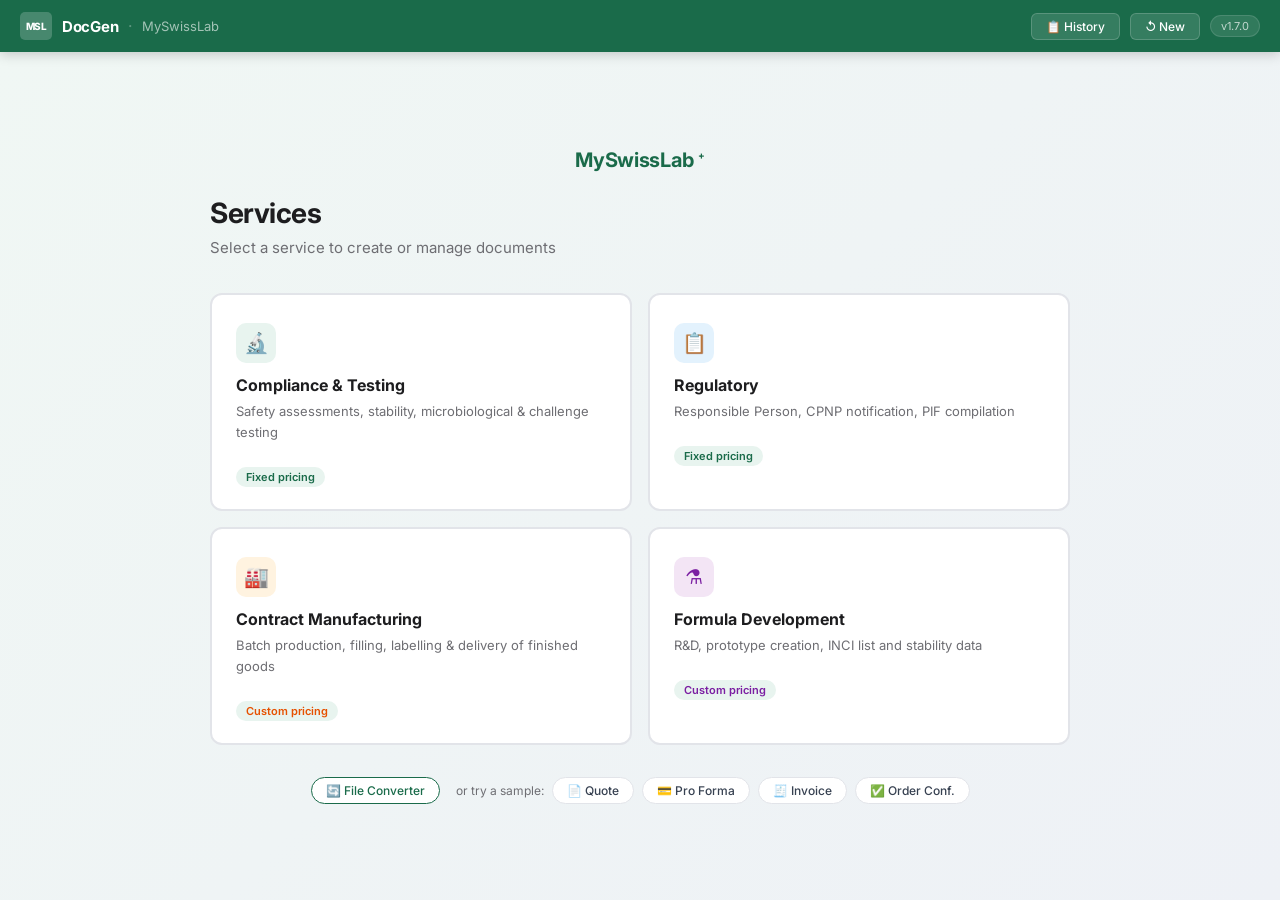
<file: index.html>
<!DOCTYPE html>
<html lang="en">
<head>
<meta charset="UTF-8">
<meta name="viewport" content="width=device-width, initial-scale=1.0">
<title>DocGen — MySwissLab</title>
<link href="https://fonts.googleapis.com/css2?family=Inter:wght@300;400;500;600;700;800&display=swap" rel="stylesheet">
<link rel="stylesheet" href="styles.css">
</head>
<body>

<!-- ═══ TOP NAV ═══════════════════════════════════════ -->
<nav class="nav">
  <div class="nav-left">
    <div class="nav-logo">MSL</div>
    <span class="nav-title">DocGen</span>
    <span class="nav-dot">·</span>
    <span class="nav-sub">MySwissLab</span>
  </div>
  <div class="nav-right">
    <button class="nav-btn" id="btnHistory" onclick="toggleHistory()" title="Document history">📋 History <span class="history-count" id="historyCount"></span></button>
    <button class="nav-btn" id="btnReset" onclick="resetApp()" title="Start over">↺ New</button>
    <span class="nav-badge" id="appVersion">v1.7.0</span>
  </div>
</nav>

<!-- ═══ HISTORY PANEL ═════════════════════════════════ -->
<div class="history-overlay hidden" id="historyOverlay" onclick="toggleHistory()">
  <div class="history-panel" onclick="event.stopPropagation()">
    <div class="history-header">
      <span class="history-title">Document History</span>
      <button class="history-close" onclick="toggleHistory()">✕</button>
    </div>
    <div class="history-body" id="historyBody">
      <div class="history-empty">No documents yet. Create or convert a document to see it here.</div>
    </div>
  </div>
</div>

<!-- ═══ MAIN LAYOUT ═══════════════════════════════════ -->
<div class="app" id="app">

  <!-- ── SERVICE SELECTOR (start screen) ─────────────── -->
  <div class="start-screen" id="startScreen">
    <div class="start-inner">
      <!-- Step 1: Service Selection -->
      <div id="serviceStep">
        <div class="start-logo">MySwissLab <span class="start-logo-plus">+</span></div>
        <h1 class="start-title">Services</h1>
        <p class="start-sub">Select a service to create or manage documents</p>

        <div class="mode-cards">
          <div class="mode-card svc-card" onclick="selectService('testing', this)">
            <div class="svc-icon" style="background:#E8F4EF;color:#1a6b4a;">🔬</div>
            <div class="mode-label">Compliance & Testing</div>
            <div class="mode-desc">Safety assessments, stability, microbiological & challenge testing</div>
            <div class="svc-pricing">Fixed pricing</div>
          </div>
          <div class="mode-card svc-card" onclick="selectService('regulatory', this)">
            <div class="svc-icon" style="background:#E3F2FD;color:#1565c0;">📋</div>
            <div class="mode-label">Regulatory</div>
            <div class="mode-desc">Responsible Person, CPNP notification, PIF compilation</div>
            <div class="svc-pricing">Fixed pricing</div>
          </div>
          <div class="mode-card svc-card" onclick="selectService('manufacturing', this)">
            <div class="svc-icon" style="background:#FFF3E0;color:#e65100;">🏭</div>
            <div class="mode-label">Contract Manufacturing</div>
            <div class="mode-desc">Batch production, filling, labelling & delivery of finished goods</div>
            <div class="svc-pricing" style="color:#e65100;">Custom pricing</div>
          </div>
          <div class="mode-card svc-card" onclick="selectService('formulation', this)">
            <div class="svc-icon" style="background:#F3E5F5;color:#7b1fa2;">⚗️</div>
            <div class="mode-label">Formula Development</div>
            <div class="mode-desc">R&D, prototype creation, INCI list and stability data</div>
            <div class="svc-pricing" style="color:#7b1fa2;">Custom pricing</div>
          </div>
        </div>

        <div class="start-samples" style="margin-top:24px;">
          <button class="sample-chip" onclick="activateMode('converter')" style="border-color:var(--primary);color:var(--primary);">🔄 File Converter</button>
          <span class="start-samples-label" style="margin-left:8px;">or try a sample:</span>
          <button class="sample-chip" onclick="loadSample('quote')">📄 Quote</button>
          <button class="sample-chip" onclick="loadSample('proforma')">💳 Pro Forma</button>
          <button class="sample-chip" onclick="loadSample('invoice')">🧾 Invoice</button>
          <button class="sample-chip" onclick="loadSample('order_confirmation')">✅ Order Conf.</button>
        </div>
      </div>

      <!-- Step 2: Document Type Selection -->
      <div id="docTypeStep" class="hidden">
        <button class="back-link" onclick="backToServices()">← Back to Services</button>
        <div class="svc-badge-row"><span class="svc-badge" id="docTypeServiceBadge"></span></div>
        <h1 class="start-title">Select document type</h1>
        <p class="start-sub">Create a new document or view existing ones</p>

        <div class="doc-type-list">
          <div class="doc-type-row" onclick="selectDocTypeAndProceed('quote')">
            <div class="doc-type-icon" style="background:#E8F4EF;color:#1a6b4a;">📄</div>
            <div class="doc-type-info">
              <div class="doc-type-name">Quotation</div>
              <div class="doc-type-desc">Price quote before order confirmation</div>
            </div>
          </div>
          <div class="doc-type-row" onclick="selectDocTypeAndProceed('proforma')">
            <div class="doc-type-icon" style="background:#EDE7F6;color:#5a3e8a;">💳</div>
            <div class="doc-type-info">
              <div class="doc-type-name">Proforma Invoice</div>
              <div class="doc-type-desc">Preliminary invoice for advance payment</div>
            </div>
          </div>
          <div class="doc-type-row" onclick="selectDocTypeAndProceed('invoice')">
            <div class="doc-type-icon" style="background:#FCE8E8;color:#8a3e3e;">🧾</div>
            <div class="doc-type-info">
              <div class="doc-type-name">Commercial Invoice</div>
              <div class="doc-type-desc">Official invoice at service completion</div>
            </div>
          </div>
          <div class="doc-type-row" onclick="selectDocTypeAndProceed('order_confirmation')">
            <div class="doc-type-icon" style="background:#E3F2FD;color:#1565c0;">✅</div>
            <div class="doc-type-info">
              <div class="doc-type-name">Order Confirmation</div>
              <div class="doc-type-desc">Confirmed order with next steps</div>
            </div>
          </div>
        </div>
      </div>

      <!-- Step 3 removed — doc type selection goes directly to the form -->
      <div id="modeStep" class="hidden"></div>
    </div>
  </div>

  <!-- ── DRAG & DROP MODE ─────────────────────────── -->
  <div class="workspace hidden" id="dragdropMode">
    <div class="left-panel">
      <div class="panel-scroll">

        <!-- Drop Zone -->
        <div class="section">
          <div class="section-label">Drop Your File</div>
          <div class="drop-zone" id="dropZone">
            <div class="drop-icon" id="dropIcon">📂</div>
            <div class="drop-title" id="dropTitle">Drag .md file here</div>
            <div class="drop-sub" id="dropSub">or click to browse</div>
          </div>
          <input type="file" id="fileInput" accept=".md,.txt,.markdown" style="display:none" onchange="handleFile(event)">

          <!-- Context field -->
          <div class="context-box">
            <label class="field-label-sm">Additional context (optional)</label>
            <textarea class="textarea-sm" id="contextField" placeholder="e.g. 'Use formal tone, include 2 revision rounds, valid for 2 weeks'"></textarea>
          </div>
        </div>

        <!-- Detected type + fields (hidden initially) -->
        <div class="section hidden" id="ddFieldsSection">
          <div class="type-row">
            <span class="type-badge" id="ddTypeBadge">—</span>
            <span class="ai-pill">🤖 AI-detected</span>
          </div>
          <div class="section-label">Editable Fields</div>
          <div id="ddFieldsContainer"></div>
          <button class="btn btn-primary btn-full" onclick="generatePreview()">📄 Generate Preview</button>
        </div>

      </div>
    </div>
    <div class="right-panel" id="ddPreviewPanel">
      <div class="preview-bar hidden" id="ddPreviewBar">
        <span class="preview-bar-title" id="ddPreviewTitle">Preview</span>
        <button class="btn btn-outline btn-sm" onclick="downloadDocumentPdf()">↓ Download PDF</button>
        <button class="btn btn-secondary btn-sm" onclick="downloadDocument()">↓ HTML</button>
      </div>
      <div class="doc-card" id="ddDocCard">
        <div class="empty-state">
          <div class="empty-icon">📄</div>
          <div class="empty-title">Drop a file to begin</div>
          <div class="empty-sub">Your document preview will appear here.</div>
        </div>
      </div>
    </div>
  </div>

  <!-- ── CONVERTER MODE ────────────────────────────── -->
  <div class="workspace hidden" id="converterMode">
    <div class="left-panel">
      <div class="panel-scroll">

        <!-- Conversion direction selector -->
        <div class="section">
          <div class="section-label">Conversion Type</div>
          <div class="conv-type-grid">
            <div class="conv-type-option selected" onclick="selectConvType('md2pdf', this)">
              <div class="conv-type-icon">📄</div>
              <div class="conv-type-name">MD → PDF</div>
            </div>
            <div class="conv-type-option" onclick="selectConvType('pdf2md', this)">
              <div class="conv-type-icon">📝</div>
              <div class="conv-type-name">PDF → MD</div>
            </div>
            <div class="conv-type-option" onclick="selectConvType('md2txt', this)">
              <div class="conv-type-icon">📃</div>
              <div class="conv-type-name">MD → TXT</div>
            </div>
            <div class="conv-type-option" onclick="selectConvType('html2pdf', this)">
              <div class="conv-type-icon">🌐</div>
              <div class="conv-type-name">HTML → PDF</div>
            </div>
          </div>
        </div>

        <!-- File drop zone -->
        <div class="section">
          <div class="section-label">Drop Your File</div>
          <div class="drop-zone" id="convDropZone">
            <div class="drop-icon" id="convDropIcon">📂</div>
            <div class="drop-title" id="convDropTitle">Drag .md file here</div>
            <div class="drop-sub" id="convDropSub">or click to browse</div>
          </div>
          <input type="file" id="convFileInput" accept=".md,.txt,.markdown,.pdf,.html,.htm" style="display:none" onchange="handleConvFile(event)">
        </div>

        <!-- Convert button + info -->
        <div class="section" id="convActionSection" style="display:none;">
          <div class="conv-file-info" id="convFileInfo"></div>
          <button class="btn btn-primary btn-full" id="convBtn" onclick="runConversion()">🔄 Convert & Preview</button>
        </div>

      </div>
    </div>
    <div class="right-panel" id="convPreviewPanel">
      <div class="preview-bar hidden" id="convPreviewBar">
        <span class="preview-bar-title" id="convPreviewTitle">Preview</span>
        <button class="btn btn-outline btn-sm" onclick="downloadConversion()">↓ Download</button>
      </div>
      <div class="doc-card" id="convDocCard">
        <div class="empty-state">
          <div class="empty-icon">🔄</div>
          <div class="empty-title">Drop a file to convert</div>
          <div class="empty-sub">Choose a conversion type on the left, then drop your file.</div>
        </div>
      </div>
    </div>
  </div>

  <!-- ── WIZARD MODE ──────────────────────────────── -->
  <div class="workspace hidden" id="wizardMode">
    <div class="left-panel">
      <div class="panel-scroll">

        <!-- Wizard steps -->
        <div class="section" id="wizardContainer">
          <!-- Steps are injected dynamically -->
        </div>

      </div>
    </div>
    <div class="right-panel" id="wizPreviewPanel">
      <div class="preview-bar hidden" id="wizPreviewBar">
        <span class="preview-bar-title" id="wizPreviewTitle">Preview</span>
        <button class="btn btn-outline btn-sm" onclick="downloadDocumentPdf()">↓ Download PDF</button>
        <button class="btn btn-secondary btn-sm" onclick="downloadDocument()">↓ HTML</button>
      </div>
      <div class="doc-card" id="wizDocCard">
        <div class="empty-state">
          <div class="empty-icon">💬</div>
          <div class="empty-title">Answer the questions to build your document</div>
          <div class="empty-sub">A live preview will appear as you provide details.</div>
        </div>
      </div>
    </div>
  </div>

</div>

<script src="engine.js"></script>
<script src="quote-template-data.js"></script>
<script src="proforma-template-data.js"></script>
<script src="invoice-template-data.js"></script>
<script src="orderconf-template-data.js"></script>
<script src="templates.js"></script>
<script src="app.js"></script>
</body>
</html>
</file>
<file: styles.css>
/* ═══════════════════════════════════════════════════
   DocGen — MySwissLab · Global Styles
   ═══════════════════════════════════════════════════ */

:root {
  --primary: #1a6b4a;
  --primary-hover: #15573c;
  --primary-light: #e8f4ef;
  --accent: #5a3e8a;
  --accent-hover: #4a3275;
  --bg: #F2F3F5;
  --white: #FFFFFF;
  --text: #1d1d1f;
  --text-secondary: #374151;
  --muted: #6e6e73;
  --border: #E2E4E9;
  --border-hover: #C7CAD0;
  --success: #1a6b4a;
  --success-bg: #e8f4ef;
  --warning-bg: #FFF8E1;
  --nav-h: 52px;
  --radius: 8px;
  --radius-sm: 6px;
  --shadow-sm: 0 1px 3px rgba(0,0,0,0.06);
  --shadow-md: 0 4px 16px rgba(0,0,0,0.08);
  --shadow-lg: 0 8px 30px rgba(0,0,0,0.10);
  --transition: 0.18s ease;
}

* { box-sizing: border-box; margin: 0; padding: 0; }
html, body { height: 100%; overflow: hidden; }
body {
  font-family: 'Inter', -apple-system, system-ui, sans-serif;
  background: var(--bg);
  color: var(--text);
}

.hidden { display: none !important; }

/* ── Nav ───────────────────────────────────────── */
.nav {
  position: fixed;
  top: 0; left: 0; right: 0;
  height: var(--nav-h);
  background: #1a6b4a;
  display: flex;
  align-items: center;
  justify-content: space-between;
  padding: 0 20px;
  box-shadow: 0 2px 12px rgba(0,0,0,0.2);
  z-index: 100;
}
.nav-left, .nav-right { display: flex; align-items: center; gap: 10px; }
.nav-logo {
  width: 32px; height: 28px;
  background: rgba(255,255,255,0.2); border-radius: 5px;
  display: flex; align-items: center; justify-content: center;
  font-size: 10px; font-weight: 800; color: white; letter-spacing: -0.5px;
}
.nav-title { color: white; font-size: 15px; font-weight: 700; letter-spacing: -0.3px; }
.nav-dot { color: rgba(255,255,255,0.3); }
.nav-sub { color: rgba(255,255,255,0.6); font-size: 13px; }
.nav-badge {
  background: rgba(255,255,255,0.1);
  color: rgba(255,255,255,0.7);
  font-size: 11px; padding: 3px 10px;
  border-radius: 20px;
  border: 1px solid rgba(255,255,255,0.12);
}
.nav-btn {
  background: rgba(255,255,255,0.12);
  color: white; border: 1px solid rgba(255,255,255,0.18);
  padding: 5px 14px; border-radius: 6px;
  font-size: 12px; font-weight: 500; cursor: pointer;
  font-family: inherit; transition: var(--transition);
}
.nav-btn:hover { background: rgba(255,255,255,0.22); }

/* ── App Container ─────────────────────────────── */
.app {
  position: fixed;
  top: var(--nav-h);
  left: 0;
  right: 0;
  bottom: 0;
  overflow: hidden;
}

/* ── Start Screen ──────────────────────────────── */
.start-screen {
  position: absolute;
  top: 0; left: 0; right: 0; bottom: 0;
  display: flex;
  align-items: center;
  justify-content: center;
  padding: 40px;
  overflow-y: auto;
  background: linear-gradient(135deg, #f0f7f4 0%, #eef1f6 100%);
}
.start-inner { max-width: 860px; text-align: center; }
.start-logo {
  font-size: 20px; font-weight: 700; color: var(--primary);
  margin-bottom: 24px; letter-spacing: -0.3px;
}
.start-logo-plus { font-size: 10px; color: var(--primary); vertical-align: super; }
.start-title {
  font-size: 28px; font-weight: 700; color: var(--text);
  letter-spacing: -0.5px; margin-bottom: 8px; text-align: left;
}
.start-sub { font-size: 15px; color: var(--muted); margin-bottom: 36px; text-align: left; }
.back-link {
  display: inline-block; font-size: 13px; color: var(--primary);
  cursor: pointer; margin-bottom: 20px; border: none; background: none;
  font-family: inherit; font-weight: 500; text-align: left;
}
.back-link:hover { text-decoration: underline; }

/* Service cards */
.svc-card { position: relative; }
.svc-icon {
  width: 40px; height: 40px; border-radius: 10px;
  display: flex; align-items: center; justify-content: center;
  font-size: 20px; margin-bottom: 12px;
}
.svc-pricing {
  font-size: 11px; font-weight: 600; color: var(--primary);
  background: var(--primary-light); padding: 3px 10px;
  border-radius: 12px; display: inline-block; margin-top: 10px;
}
.svc-card:hover .svc-pricing { background: var(--primary); color: white; }

/* Service badge */
.svc-badge-row { text-align: left; margin-bottom: 16px; display: flex; gap: 8px; }
.svc-badge {
  font-size: 11px; font-weight: 600; padding: 4px 12px;
  border-radius: 16px; background: var(--primary-light); color: var(--primary);
  display: inline-flex; align-items: center; gap: 5px;
}
.svc-badge-type { background: #F0F0F0; color: var(--text); }

/* Document type list */
.doc-type-list { display: flex; flex-direction: column; gap: 10px; text-align: left; }
.doc-type-row {
  display: flex; align-items: center; gap: 14px;
  background: white; border: 2px solid var(--border);
  border-radius: 12px; padding: 16px 20px;
  cursor: pointer; transition: all 0.2s;
}
.doc-type-row:hover {
  border-color: var(--primary);
  box-shadow: 0 4px 16px rgba(26,107,74,0.1);
  transform: translateX(4px);
}
.doc-type-icon {
  width: 42px; height: 42px; border-radius: 10px;
  display: flex; align-items: center; justify-content: center;
  font-size: 20px; flex-shrink: 0;
}
.doc-type-info { flex: 1; }
.doc-type-name { font-size: 15px; font-weight: 700; color: var(--text); margin-bottom: 2px; }
.doc-type-desc { font-size: 12px; color: var(--muted); }

.mode-cards { display: grid; grid-template-columns: 1fr 1fr; gap: 16px; margin-bottom: 32px; }
.mode-cards.mode-cards-3 { grid-template-columns: 1fr 1fr 1fr; }
@media (max-width: 800px) { .mode-cards.mode-cards-3 { grid-template-columns: 1fr; } }
.mode-card {
  background: white;
  border: 2px solid var(--border);
  border-radius: 12px;
  padding: 28px 24px 22px;
  text-align: left;
  cursor: pointer;
  transition: all 0.2s;
  position: relative;
}
.mode-card:hover {
  border-color: var(--primary);
  box-shadow: 0 6px 24px rgba(26,107,74,0.12);
  transform: translateY(-2px);
}
.mode-icon { font-size: 32px; margin-bottom: 12px; }
.mode-label { font-size: 16px; font-weight: 700; margin-bottom: 6px; color: var(--text); }
.mode-desc { font-size: 13px; line-height: 1.6; color: var(--muted); margin-bottom: 14px; }
.mode-tag {
  font-size: 10px; font-weight: 700; text-transform: uppercase;
  letter-spacing: 0.8px; color: var(--primary);
  background: var(--primary-light); padding: 3px 10px;
  border-radius: 20px; display: inline-block;
}

.start-samples { display: flex; align-items: center; gap: 8px; justify-content: center; flex-wrap: wrap; }
.start-samples-label { font-size: 12px; color: var(--muted); }
.sample-chip {
  font-size: 12px; padding: 5px 14px; border-radius: 20px;
  background: white; border: 1px solid var(--border);
  cursor: pointer; color: var(--text-secondary);
  font-family: inherit; font-weight: 500; transition: var(--transition);
}
.sample-chip:hover { border-color: var(--primary); color: var(--primary); background: var(--primary-light); }

/* ── Workspace Layout (shared by both modes) ──── */
.workspace {
  position: absolute;
  top: 0; left: 0; right: 0; bottom: 0;
  display: flex;
}

.left-panel {
  width: 840px; min-width: 840px;
  position: absolute;
  top: 0; left: 0; bottom: 0;
  background: var(--white);
  border-right: 1px solid var(--border);
  overflow-y: auto;
}
.section { padding: 18px 20px; border-bottom: 1px solid var(--border); }
.section:last-child { border-bottom: none; }
.section-label {
  font-size: 10px; font-weight: 700;
  text-transform: uppercase; letter-spacing: 1px;
  color: var(--muted); margin-bottom: 12px;
}

.right-panel {
  position: absolute;
  top: 0; left: 840px; right: 0; bottom: 0;
  background: var(--bg);
  overflow-y: auto;
  padding: 24px 28px;
}

/* ── Drop Zone ─────────────────────────────────── */
.drop-zone {
  border: 2px dashed var(--border);
  border-radius: var(--radius);
  padding: 28px 16px;
  text-align: center;
  cursor: pointer;
  transition: all 0.2s;
  background: var(--bg);
  user-select: none;
}
.drop-zone:hover { border-color: var(--primary); background: var(--primary-light); }
.drop-zone.drag-over {
  border-color: var(--primary); background: var(--primary-light);
  transform: scale(1.02);
}
.drop-zone.has-file {
  border-style: solid; border-color: var(--success);
  background: var(--success-bg); cursor: default;
}
.drop-icon { font-size: 28px; margin-bottom: 8px; }
.drop-title { font-size: 13px; font-weight: 600; margin-bottom: 3px; }
.drop-sub { font-size: 11px; color: var(--muted); }

.context-box { margin-top: 12px; }
.field-label-sm {
  font-size: 11px; font-weight: 600; color: var(--muted);
  text-transform: uppercase; letter-spacing: 0.5px;
  display: block; margin-bottom: 5px;
}
.textarea-sm {
  width: 100%; border: 1px solid var(--border); border-radius: var(--radius-sm);
  padding: 8px 10px; font-size: 13px; font-family: inherit;
  resize: vertical; min-height: 56px; color: var(--text);
  outline: none; transition: border-color var(--transition); line-height: 1.5;
}
.textarea-sm:focus { border-color: var(--primary); box-shadow: 0 0 0 3px rgba(26,107,74,0.08); }
.textarea-sm::placeholder { color: #A0A8B4; }

/* ── Type Badge ────────────────────────────────── */
.type-row { display: flex; align-items: center; gap: 8px; margin-bottom: 14px; }
.type-badge {
  display: inline-flex; align-items: center; gap: 5px;
  padding: 4px 14px; border-radius: 20px;
  font-size: 12px; font-weight: 700;
  border: 1px solid;
}
.type-badge.quote { background: #e8f4ef; color: #1a6b4a; border-color: #a3d9c0; }
.type-badge.proforma { background: #ede7f6; color: #5a3e8a; border-color: #b39ddb; }
.type-badge.invoice { background: #fce8e8; color: #8a3e3e; border-color: #e6a3a3; }
.type-badge.order_confirmation { background: #e3f2fd; color: #1565c0; border-color: #90caf9; }
.ai-pill {
  font-size: 10px; padding: 2px 9px; font-weight: 600;
  background: #e8f4ef; color: var(--primary);
  border-radius: 12px; border: 1px solid rgba(26,107,74,0.15);
}

/* ── Fields ────────────────────────────────────── */
.field-item { margin-bottom: 12px; }
.field-label {
  font-size: 11px; font-weight: 600; color: var(--muted);
  text-transform: uppercase; letter-spacing: 0.4px;
  margin-bottom: 5px; display: flex; align-items: center; gap: 5px;
}
.field-required { color: #c0392b; font-weight: 800; }
.field-ai-dot {
  width: 7px; height: 7px;
  background: var(--primary); border-radius: 50%;
  flex-shrink: 0; cursor: help;
}
.field-input {
  width: 100%;
  border: 1px solid var(--border); border-radius: var(--radius-sm);
  padding: 8px 10px; font-size: 13px; font-family: inherit;
  color: var(--text); outline: none;
  transition: border-color var(--transition); background: white;
}
.field-input:focus { border-color: var(--primary); box-shadow: 0 0 0 3px rgba(26,107,74,0.08); }
.field-input.ai-filled { background: #fafff9; border-left: 3px solid var(--primary); }
select.field-input { cursor: pointer; appearance: auto; }
textarea.field-input { resize: vertical; min-height: 64px; line-height: 1.5; }

/* ── Buttons ───────────────────────────────────── */
.btn {
  display: inline-flex; align-items: center; justify-content: center; gap: 5px;
  padding: 9px 18px; border-radius: var(--radius-sm);
  font-size: 13px; font-weight: 600; cursor: pointer; border: none;
  font-family: inherit; letter-spacing: -0.1px;
  transition: all 0.15s;
}
.btn:active { transform: scale(0.98); }
.btn-primary { background: var(--primary); color: white; }
.btn-primary:hover { background: var(--primary-hover); }
.btn-secondary { background: var(--bg); color: var(--text); border: 1px solid var(--border); }
.btn-secondary:hover { background: #E4E6EA; }
.btn-accent { background: var(--accent); color: white; }
.btn-accent:hover { background: var(--accent-hover); }
.btn-outline { background: transparent; color: var(--primary); border: 1px solid var(--primary); }
.btn-outline:hover { background: var(--primary-light); }
.btn-sm { padding: 6px 13px; font-size: 12px; }
.btn-full { width: 100%; margin-top: 12px; }
.btn-ghost {
  background: transparent; color: var(--muted); border: none;
  padding: 6px 10px; font-size: 12px;
}
.btn-ghost:hover { color: var(--text); }

/* ── Wizard ────────────────────────────────────── */
.wiz-step {
  background: white;
  border: 1px solid var(--border);
  border-radius: var(--radius);
  padding: 20px;
  margin-bottom: 14px;
  transition: border-color 0.2s;
}
.wiz-step.active { border-color: var(--primary); box-shadow: 0 0 0 3px rgba(26,107,74,0.08); }
.wiz-step.done { border-color: var(--success); background: #fafff9; }
.wiz-step-header { display: flex; align-items: center; gap: 10px; margin-bottom: 10px; }
.wiz-step-num {
  width: 26px; height: 26px; border-radius: 50%;
  background: var(--bg); border: 2px solid var(--border);
  display: flex; align-items: center; justify-content: center;
  font-size: 12px; font-weight: 700; color: var(--muted);
  flex-shrink: 0; transition: all 0.2s;
}
.wiz-step.active .wiz-step-num { background: var(--primary); color: white; border-color: var(--primary); }
.wiz-step.done .wiz-step-num { background: var(--success); color: white; border-color: var(--success); }
.wiz-step-question { font-size: 14px; font-weight: 600; color: var(--text); }
.wiz-step-body { margin-top: 8px; }

.wiz-type-grid { display: grid; grid-template-columns: 1fr 1fr; gap: 8px; }
.wiz-type-option {
  background: var(--bg); border: 2px solid var(--border);
  border-radius: var(--radius-sm); padding: 12px;
  cursor: pointer; transition: all 0.15s; text-align: center;
}
.wiz-type-option:hover { border-color: var(--primary); background: var(--primary-light); }
.wiz-type-option.selected { border-color: var(--primary); background: var(--primary-light); }
.wiz-type-option .wiz-type-icon { font-size: 22px; margin-bottom: 4px; }
.wiz-type-option .wiz-type-name { font-size: 12px; font-weight: 700; }

/* ── Wizard Service Line Items ─────────────────── */
.line-items-hint {
  background: var(--primary-light); border-radius: 6px;
  padding: 8px 14px; font-size: 11px; color: var(--primary);
  margin-bottom: 12px; font-weight: 500;
}

/* ── Service Dropdown Rows ────────────────────────── */
.svc-header {
  display: grid;
  grid-template-columns: 1fr 80px 48px 80px 100px 28px;
  gap: 6px; padding: 0 4px 6px; align-items: center;
  font-size: 10px; font-weight: 700; text-transform: uppercase;
  letter-spacing: 0.5px; color: var(--muted);
}
.svc-row {
  display: grid;
  grid-template-columns: 1fr 80px 48px 80px 100px 28px;
  gap: 6px; align-items: center;
  margin-bottom: 6px; padding: 6px 4px;
  background: var(--bg); border: 1px solid var(--border);
  border-radius: var(--radius-sm);
}
.svc-row .svc-select {
  width: 100%; font-size: 12px; font-weight: 600;
  padding: 7px 8px; border: 1px solid var(--border);
  border-radius: var(--radius-sm); background: var(--white);
  color: var(--text); cursor: pointer;
  white-space: nowrap; overflow: hidden; text-overflow: ellipsis;
}
.svc-row .svc-unit {
  width: 100%; font-size: 11px; color: var(--muted);
  padding: 7px 6px; border: 1px solid var(--border);
  border-radius: var(--radius-sm); background: #f8f8f8;
  text-align: center;
}
.svc-row .svc-qty {
  width: 100%; text-align: center; font-size: 13px;
  font-weight: 600; padding: 7px 4px;
}
.svc-row .svc-price {
  width: 100%; text-align: right; font-size: 13px;
  font-weight: 600; padding: 7px 8px;
}
.svc-row .svc-total {
  text-align: right; font-size: 12px;
  font-weight: 700; color: var(--text); white-space: nowrap;
}
.svc-remove-btn {
  width: 26px; height: 26px; border: none;
  background: transparent; color: var(--muted);
  font-size: 14px; cursor: pointer; border-radius: 4px;
  display: flex; align-items: center; justify-content: center;
  flex-shrink: 0; transition: all 0.15s;
}
.svc-remove-btn:hover { background: #fce8e8; color: #c0392b; }
.svc-desc-readonly {
  grid-column: 1 / -1;
  width: 100%; font-size: 10px; color: var(--muted);
  padding: 5px 8px; line-height: 1.4;
  background: #f4f5f6; border-radius: var(--radius-sm);
  margin-top: -2px; font-style: italic;
}
.svc-desc-visible {
  grid-column: 1 / -1;
  width: 100%; font-size: 11px; color: var(--text);
  padding: 6px 8px; border: 1px solid var(--border);
  border-radius: var(--radius-sm); background: #fff;
  margin-top: 2px;
}
.svc-desc-visible::placeholder { color: var(--muted); font-style: italic; }
.svc-row .svc-unit:not([readonly]) {
  background: #fff; color: var(--text); cursor: text;
}
.svc-add-btn {
  margin-top: 6px; font-size: 12px; padding: 6px 14px;
}

/* ── Wizard Add-ons ───────────────────────────────── */
.addons-section {
  margin-top: 4px;
}
.addons-label {
  font-size: 9px; font-weight: 700; text-transform: uppercase;
  letter-spacing: 1.5px; color: var(--muted); margin-bottom: 10px;
}
.addon-item {
  display: flex; align-items: flex-start; gap: 12px;
  padding: 12px 14px; margin-bottom: 6px;
  background: var(--bg); border: 1.5px solid var(--border);
  border-radius: var(--radius-sm); cursor: pointer;
  transition: all 0.15s; user-select: none;
}
.addon-item:hover { border-color: var(--primary); background: #f6faf8; }
.addon-item.checked { border-color: var(--primary); background: var(--primary-light); }
.addon-check {
  width: 18px; height: 18px; border: 2px solid var(--border);
  border-radius: 4px; flex-shrink: 0; margin-top: 1px;
  display: flex; align-items: center; justify-content: center;
  transition: all 0.15s; font-size: 11px; color: white;
  background: white;
}
.addon-item.checked .addon-check {
  background: var(--primary); border-color: var(--primary);
}
.addon-info { flex: 1; min-width: 0; }
.addon-name { font-size: 13px; font-weight: 600; color: var(--text); margin-bottom: 2px; }
.addon-desc { font-size: 11px; color: var(--muted); line-height: 1.4; }
.addon-price {
  font-size: 12px; font-weight: 700; color: var(--primary);
  white-space: nowrap; flex-shrink: 0; margin-top: 1px;
}

/* ── Currency Picker ──────────────────────────────── */
.currency-picker {
  display: flex; gap: 8px; margin: 4px 0;
}
.currency-btn {
  flex: 1; padding: 12px 8px; border: 1.5px solid var(--border);
  border-radius: var(--radius); background: var(--white); cursor: pointer;
  font-size: 14px; font-weight: 600; color: var(--text);
  transition: var(--transition); text-align: center;
}
.currency-btn:hover { border-color: var(--primary); background: #f6faf8; }
.currency-btn.selected {
  border-color: var(--primary); background: var(--primary-light);
  color: var(--primary); box-shadow: 0 0 0 1px var(--primary);
}

.wiz-nav { display: flex; gap: 8px; margin-top: 12px; }

/* ── Preview Bar ───────────────────────────────── */
.preview-bar {
  display: flex; align-items: center; gap: 10px;
  max-width: 100%; margin: 0 auto 16px;
}
.preview-bar-title { font-size: 13px; font-weight: 500; color: var(--muted); flex: 1; }

/* ── Doc Card (Preview) ────────────────────────── */
.doc-card {
  max-width: 100%; margin: 0 auto;
  background: white;
  border-radius: 4px; min-height: 500px;
  overflow: visible;
  box-shadow: none;
  /* MSL template rendering context */
  font-family: -apple-system, BlinkMacSystemFont, 'Segoe UI', sans-serif;
  font-size: 12px;
  color: #1d1d1f;
  padding: 32px;
}
.doc-card, .doc-card * {
  word-break: break-word;
  overflow-wrap: break-word;
}

/* ── Empty State ───────────────────────────────── */
.empty-state {
  display: flex; flex-direction: column;
  align-items: center; justify-content: center;
  padding: 80px 40px; color: var(--muted);
  text-align: center; min-height: 420px;
}
.empty-icon { font-size: 48px; margin-bottom: 16px; opacity: 0.4; }
.empty-title { font-size: 16px; font-weight: 600; margin-bottom: 6px; color: var(--text-secondary); }
.empty-sub { font-size: 13px; line-height: 1.6; max-width: 280px; }

/* ── Field Hint ───────────────────────────────────── */
.field-hint {
  font-size: 10px; color: var(--muted); margin-top: 4px;
  line-height: 1.4; font-style: italic;
}

/* ── Toast ─────────────────────────────────────── */
/* ── Field Validation Error ────────────────────────── */
.field-input.field-error {
  border-color: #c0392b !important;
  background: #fff5f5 !important;
  box-shadow: 0 0 0 3px rgba(192,57,43,0.1);
}

/* ── Toast (base + variants) ──────────────────────── */
.toast {
  position: fixed; bottom: 24px; left: 50%; transform: translateX(-50%);
  background: #1F2937; color: white;
  padding: 10px 24px; border-radius: 8px;
  font-size: 13px; font-weight: 500;
  box-shadow: var(--shadow-lg);
  z-index: 1000; opacity: 0;
  transition: opacity 0.3s;
  pointer-events: none;
  max-width: 520px; text-align: center;
}
.toast.show { opacity: 1; }
.toast.toast-warning { background: #92400e; }
.toast.toast-success { background: #166534; }
.toast.toast-info { background: #1e40af; }

/* ═══════════════════════════════════════════════════
   MSL Document Template Styles (inside .doc-card)
   ═══════════════════════════════════════════════════ */

.doc-card .msl-banner {
  padding: 10px 16px; border-radius: 8px; font-size: 10px;
  margin-bottom: 20px; color: white;
}
.doc-card .msl-banner strong {
  display: block; font-size: 8px; letter-spacing: 2px;
  text-transform: uppercase; opacity: 0.7; margin-bottom: 4px;
}
.doc-card .msl-logo { margin-bottom: 20px; }
.doc-card .msl-logo h1 { font-size: 22px; font-weight: 800; color: #1a6b4a; margin: 0; }
.doc-card .msl-ref { font-size: 11px; color: #6e6e73; margin-top: 2px; }

.doc-card .msl-meta {
  display: grid; grid-template-columns: 1fr 1fr; gap: 20px;
  background: #f5f5f7; padding: 16px; border-radius: 8px; margin-bottom: 20px;
}
.doc-card .meta-block .lbl {
  font-size: 9px; font-weight: 700; text-transform: uppercase;
  letter-spacing: 1px; color: #6e6e73; margin-bottom: 4px;
}
.doc-card .meta-block .val { font-size: 12px; font-weight: 700; color: #1d1d1f; }
.doc-card .meta-block .sub { font-size: 10px; color: #6e6e73; line-height: 1.7; margin-top: 2px; }

.doc-card table { width: 100%; border-collapse: collapse; margin: 16px 0; table-layout: fixed; }
.doc-card thead th {
  font-size: 9px; font-weight: 700; text-transform: uppercase;
  letter-spacing: 1px; color: #6e6e73; padding: 8px 10px;
  border-bottom: 2px solid #d2d2d7; text-align: left;
}
.doc-card tbody td { padding: 10px; border-bottom: 1px solid #f0f0f0; font-size: 11px; vertical-align: top; word-wrap: break-word; overflow-wrap: break-word; }
.doc-card .num { text-align: right; font-variant-numeric: tabular-nums; font-weight: 600; }

.doc-card .totals {
  text-align: right; background: #f5f5f7; padding: 14px 16px;
  border-radius: 8px; margin-top: 8px;
}
.doc-card .totals .row {
  display: flex; justify-content: space-between;
  padding: 3px 0; font-size: 11px; color: #6e6e73;
}
.doc-card .totals .grand {
  font-size: 16px; font-weight: 800; color: #1a6b4a;
  margin-top: 8px; padding-top: 8px; border-top: 2px solid #d2d2d7;
}
.doc-card .totals .deposit {
  font-size: 13px; font-weight: 700; color: #5a3e8a;
  margin-top: 6px; padding-top: 6px; border-top: 1px dashed #b39ddb; text-align: right;
}

.doc-card .bankbox {
  background: #e8f4ef; border-radius: 8px; padding: 14px 16px; margin: 16px 0;
}
.doc-card .bankbox .lbl {
  font-size: 9px; font-weight: 700; text-transform: uppercase;
  letter-spacing: 1px; color: #1a6b4a; margin-bottom: 8px;
}
.doc-card .bankbox .row {
  display: flex; justify-content: space-between;
  font-size: 11px; padding: 3px 0;
}
.doc-card .bankbox .row span:first-child { color: #6e6e73; }

.doc-card .msl-steps {
  background: #e8f4ef; border-radius: 8px; padding: 16px; margin-top: 16px;
}
.doc-card .msl-steps h3 { font-size: 11px; font-weight: 700; color: #1a6b4a; margin-bottom: 10px; }
.doc-card .step { display: flex; gap: 10px; align-items: flex-start; margin-bottom: 6px; font-size: 10px; }
.doc-card .step-num {
  width: 18px; height: 18px; border-radius: 50%; background: #1a6b4a;
  color: white; font-size: 9px; font-weight: 700;
  display: flex; align-items: center; justify-content: center; flex-shrink: 0;
}

.doc-card .msl-footer {
  margin-top: 36px; padding-top: 14px; border-top: 1px solid #d2d2d7;
  font-size: 9px; color: #6e6e73; line-height: 1.9;
}

.doc-card .guarantee {
  background: #f5f5f7; border-radius: 8px; padding: 12px 14px;
  font-size: 10px; color: #6e6e73; margin-top: 16px;
}
.doc-card .guarantee strong { color: #1d1d1f; }

.doc-card .msl-warn {
  background: #fff8e1; border-radius: 6px; padding: 10px 14px;
  font-size: 10px; color: #7a6200; margin-bottom: 16px;
}

/* ── Quote-specific styles (matching original template) ── */
.doc-card .quote-header-bar {
  display: flex; justify-content: space-between; align-items: center; margin-bottom: 32px;
}
.doc-card .quote-logo-text {
  font-size: 22px; font-weight: 700; color: #111; letter-spacing: -0.3px;
}
.doc-card .quote-logo-plus {
  font-size: 10px; color: #31AD8A; font-weight: 700; vertical-align: super;
}
.doc-card .quote-header-right {
  display: flex; align-items: center; gap: 16px; font-size: 9px; color: #6e6e73; letter-spacing: 0.2px;
}
.doc-card .quote-ref-badge {
  background: #31AD8A; color: #fff; font-size: 9px; font-weight: 700;
  padding: 4px 10px; border-radius: 3px; letter-spacing: 0.5px;
}
.doc-card .quote-label {
  font-size: 10px; font-weight: 700; color: #31AD8A; text-transform: uppercase;
  letter-spacing: 2.5px; margin-bottom: 6px;
}
.doc-card .quote-title {
  font-size: 30px; font-weight: 400; color: #111; line-height: 1.15; margin-bottom: 6px;
}
.doc-card .quote-dates-row {
  display: flex; gap: 40px; margin-bottom: 24px;
}
.doc-card .quote-date-label {
  font-size: 7.5px; font-weight: 700; color: #31AD8A; text-transform: uppercase;
  letter-spacing: 1.5px; margin-bottom: 3px;
}
.doc-card .quote-date-value {
  font-size: 12px; font-weight: 700; color: #111;
}
.doc-card .quote-stats-bar {
  display: flex; background: #f5f5f7; padding: 12px 0; margin-bottom: 20px;
}
.doc-card .quote-stat {
  flex: 1; text-align: center; padding: 4px 8px;
}
.doc-card .quote-stat + .quote-stat {
  border-left: 1px solid #d2d2d7;
}
.doc-card .quote-stat-num {
  font-size: 16px; font-weight: 800; color: #31AD8A;
}
.doc-card .quote-stat-lbl {
  font-size: 7px; font-weight: 600; color: #999; text-transform: uppercase;
  letter-spacing: 1px; margin-top: 1px;
}

/* ── Converter ─────────────────────────────────── */
.conv-type-grid { display: grid; grid-template-columns: 1fr 1fr 1fr 1fr; gap: 8px; }
.conv-type-option {
  background: var(--bg); border: 2px solid var(--border);
  border-radius: var(--radius-sm); padding: 12px 6px;
  cursor: pointer; transition: all 0.15s; text-align: center;
}
.conv-type-option:hover { border-color: var(--primary); background: var(--primary-light); }
.conv-type-option.selected { border-color: var(--primary); background: var(--primary-light); }
.conv-type-option .conv-type-icon { font-size: 22px; margin-bottom: 4px; }
.conv-type-option .conv-type-name { font-size: 11px; font-weight: 700; letter-spacing: -0.2px; }

.conv-file-info {
  background: var(--success-bg); border: 1px solid #a3d9c0;
  border-radius: var(--radius-sm); padding: 10px 14px;
  font-size: 12px; color: var(--primary); font-weight: 500;
  margin-bottom: 10px; display: flex; align-items: center; gap: 8px;
}
.conv-file-info .conv-file-name { font-weight: 700; }
.conv-file-info .conv-file-size { color: var(--muted); font-size: 11px; }

/* Converter preview: MSL-branded MD content body */
.doc-card .msl-conv-body {
  margin-top: 20px; font-size: 12px; line-height: 1.7;
}
.doc-card .msl-conv-body h1 {
  font-size: 18px; font-weight: 700; margin: 20px 0 8px; color: #1a6b4a;
  border-bottom: 1px solid #d2d2d7; padding-bottom: 6px;
}
.doc-card .msl-conv-body h2 { font-size: 15px; font-weight: 700; margin: 18px 0 6px; color: #1a6b4a; }
.doc-card .msl-conv-body h3 { font-size: 13px; font-weight: 700; margin: 14px 0 4px; color: #333; }
.doc-card .msl-conv-body h4 { font-size: 12px; font-weight: 700; margin: 10px 0 4px; color: #555; }
.doc-card .msl-conv-body p { margin: 0 0 8px; }
.doc-card .msl-conv-body ul, .doc-card .msl-conv-body ol { margin: 0 0 8px; padding-left: 20px; }
.doc-card .msl-conv-body li { margin-bottom: 3px; }
.doc-card .msl-conv-body code {
  background: #f3f4f6; padding: 1px 5px; border-radius: 3px;
  font-family: 'SF Mono', 'Fira Code', monospace; font-size: 0.9em;
}
.doc-card .msl-conv-body pre {
  background: #1f2937; color: #e5e7eb; padding: 12px 14px;
  border-radius: 8px; overflow-x: auto; margin: 0 0 10px;
  font-family: 'SF Mono', 'Fira Code', monospace; font-size: 11px; line-height: 1.5;
}
.doc-card .msl-conv-body pre code { background: none; padding: 0; color: inherit; }
.doc-card .msl-conv-body blockquote {
  border-left: 3px solid #1a6b4a; padding: 6px 14px; margin: 0 0 8px;
  background: #e8f4ef; color: #555; font-style: italic; border-radius: 0 6px 6px 0;
}
.doc-card .msl-conv-body hr { border: none; border-top: 1px solid #d2d2d7; margin: 14px 0; }
.doc-card .msl-conv-body a { color: #1a6b4a; text-decoration: underline; }
.doc-card .msl-conv-body img { max-width: 100%; border-radius: 6px; }

/* Converter preview: generic rendered MD (for PDF→MD preview) */
.conv-preview-md {
  font-family: -apple-system, BlinkMacSystemFont, 'Segoe UI', sans-serif;
  font-size: 14px; line-height: 1.7; color: var(--text);
  padding: 8px 0;
}
.conv-preview-md h1 { font-size: 24px; font-weight: 700; margin: 0 0 12px; color: #111; border-bottom: 2px solid #e5e7eb; padding-bottom: 8px; }
.conv-preview-md h2 { font-size: 20px; font-weight: 700; margin: 20px 0 8px; color: #1a6b4a; }
.conv-preview-md h3 { font-size: 16px; font-weight: 700; margin: 16px 0 6px; color: #333; }
.conv-preview-md h4 { font-size: 14px; font-weight: 700; margin: 12px 0 4px; color: #555; }
.conv-preview-md p { margin: 0 0 10px; }
.conv-preview-md ul, .conv-preview-md ol { margin: 0 0 10px; padding-left: 24px; }
.conv-preview-md li { margin-bottom: 4px; }
.conv-preview-md strong { font-weight: 700; }
.conv-preview-md em { font-style: italic; }
.conv-preview-md code {
  background: #f3f4f6; padding: 2px 6px; border-radius: 4px;
  font-family: 'SF Mono', 'Fira Code', monospace; font-size: 0.9em;
}
.conv-preview-md pre {
  background: #1f2937; color: #e5e7eb; padding: 14px 16px;
  border-radius: 8px; overflow-x: auto; margin: 0 0 12px;
  font-family: 'SF Mono', 'Fira Code', monospace; font-size: 13px; line-height: 1.5;
}
.conv-preview-md pre code { background: none; padding: 0; color: inherit; }
.conv-preview-md blockquote {
  border-left: 4px solid #1a6b4a; padding: 8px 16px; margin: 0 0 12px;
  background: #f0f7f4; color: #555; font-style: italic;
}
.conv-preview-md hr { border: none; border-top: 2px solid #e5e7eb; margin: 16px 0; }
.conv-preview-md table { width: 100%; border-collapse: collapse; margin: 0 0 12px; font-size: 13px; }
.conv-preview-md th {
  text-align: left; padding: 8px 10px; border-bottom: 2px solid #d1d5db;
  font-weight: 700; font-size: 11px; text-transform: uppercase; letter-spacing: 0.5px; color: #6b7280;
}
.conv-preview-md td { padding: 8px 10px; border-bottom: 1px solid #f0f0f0; }
.conv-preview-md a { color: #1a6b4a; text-decoration: underline; }
.conv-preview-md img { max-width: 100%; border-radius: 6px; }

/* Converter preview: plain text output */
.conv-preview-txt {
  font-family: 'SF Mono', 'Fira Code', 'Courier New', monospace;
  font-size: 13px; line-height: 1.6; color: var(--text);
  white-space: pre-wrap; word-break: break-word;
  padding: 8px 0;
}

/* ── History Panel ─────────────────────────────── */
.history-overlay {
  position: fixed; top: 0; left: 0; right: 0; bottom: 0;
  background: rgba(0,0,0,0.35); z-index: 200;
  display: flex; justify-content: flex-end;
  animation: fadeIn 0.15s ease;
}
.history-overlay.hidden { display: none !important; }
@keyframes fadeIn { from { opacity: 0; } to { opacity: 1; } }
@keyframes slideIn { from { transform: translateX(100%); } to { transform: translateX(0); } }

.history-panel {
  width: 420px; max-width: 90vw; height: 100%;
  background: var(--white); box-shadow: -4px 0 24px rgba(0,0,0,0.15);
  display: flex; flex-direction: column;
  animation: slideIn 0.2s ease;
}
.history-header {
  display: flex; align-items: center; justify-content: space-between;
  padding: 16px 20px; border-bottom: 1px solid var(--border);
  background: var(--primary); color: white;
}
.history-title { font-size: 15px; font-weight: 700; }
.history-close {
  background: rgba(255,255,255,0.15); border: none; color: white;
  width: 28px; height: 28px; border-radius: 6px; cursor: pointer;
  font-size: 14px; display: flex; align-items: center; justify-content: center;
  transition: background 0.15s;
}
.history-close:hover { background: rgba(255,255,255,0.3); }

.history-body { flex: 1; overflow-y: auto; padding: 16px; }
.history-empty {
  text-align: center; color: var(--muted); font-size: 13px;
  padding: 60px 20px; line-height: 1.6;
}

.history-item {
  background: var(--bg); border: 1px solid var(--border);
  border-radius: var(--radius); padding: 14px 16px;
  margin-bottom: 10px; cursor: default;
  transition: border-color 0.15s;
}
.history-item:hover { border-color: var(--primary); }
.history-item-top {
  display: flex; align-items: center; justify-content: space-between;
  margin-bottom: 6px;
}
.history-item-type {
  font-size: 10px; font-weight: 700; text-transform: uppercase;
  letter-spacing: 0.8px; padding: 2px 8px; border-radius: 10px;
}
.history-item-type.ht-quote { background: #e8f4ef; color: #1a6b4a; }
.history-item-type.ht-proforma { background: #ede7f6; color: #5a3e8a; }
.history-item-type.ht-invoice { background: #fce8e8; color: #8a3e3e; }
.history-item-type.ht-order_confirmation { background: #e3f2fd; color: #1565c0; }
.history-item-type.ht-converter { background: #fff8e1; color: #7a6200; }
.history-item-time { font-size: 11px; color: var(--muted); }
.history-item-name { font-size: 13px; font-weight: 600; color: var(--text); margin-bottom: 3px; }
.history-item-detail { font-size: 11px; color: var(--muted); }
.history-item-actions { display: flex; gap: 6px; margin-top: 8px; }
.history-item-actions .btn { padding: 4px 10px; font-size: 11px; }

.history-count {
  background: rgba(255,255,255,0.25); color: white;
  font-size: 10px; font-weight: 700;
  padding: 1px 6px; border-radius: 8px; margin-left: 4px;
}
.history-count:empty { display: none; }

/* ── Success Screen ────────────────────────────── */
.success-screen {
  display: flex; flex-direction: column; align-items: center;
  justify-content: center; text-align: center;
  padding: 48px 24px; min-height: 100%;
  animation: successFadeIn 0.4s ease;
}
@keyframes successFadeIn {
  from { opacity: 0; transform: translateY(12px); }
  to   { opacity: 1; transform: translateY(0); }
}
.success-icon {
  width: 56px; height: 56px; border-radius: 50%;
  background: var(--success-bg); color: var(--success);
  display: flex; align-items: center; justify-content: center;
  font-size: 28px; font-weight: 700; margin-bottom: 16px;
}
.success-title {
  font-size: 18px; font-weight: 700; color: var(--text);
  margin-bottom: 6px;
}
.success-detail {
  font-size: 13px; color: var(--muted); line-height: 1.5;
  margin-bottom: 24px;
}
.success-card {
  width: 100%; max-width: 320px;
  border: 1px solid var(--border); border-radius: var(--radius);
  overflow: hidden; margin-bottom: 28px;
  box-shadow: var(--shadow-sm);
}
.success-card-header {
  display: flex; align-items: center; justify-content: space-between;
  padding: 10px 14px; background: var(--primary-light);
  font-size: 12px; font-weight: 600; color: var(--primary);
}
.success-card-cur {
  font-size: 11px; font-weight: 700; background: var(--primary);
  color: white; padding: 2px 8px; border-radius: 10px;
}
.success-card-body {
  padding: 12px 14px; background: var(--white);
}
.success-card-file {
  font-size: 13px; font-weight: 500; color: var(--text);
  word-break: break-all;
}
.success-actions {
  display: flex; gap: 10px; margin-bottom: 16px;
}
.success-actions .btn {
  min-width: 140px; justify-content: center;
}
.success-back {
  background: none; border: none; cursor: pointer;
  font-size: 13px; color: var(--muted); padding: 8px 16px;
  border-radius: var(--radius-sm); transition: var(--transition);
}
.success-back:hover {
  color: var(--primary); background: var(--primary-light);
}

/* ── Scrollbar ─────────────────────────────────── */
::-webkit-scrollbar { width: 5px; }
::-webkit-scrollbar-track { background: transparent; }
::-webkit-scrollbar-thumb { background: #D1D5DB; border-radius: 3px; }
::-webkit-scrollbar-thumb:hover { background: #B0B5BD; }

/* ── Print ─────────────────────────────────────── */
@media print {
  .nav, .left-panel, .preview-bar { display: none !important; }
  .workspace { display: block !important; }
  .right-panel { padding: 0; background: white; }
  .doc-card { box-shadow: none; max-width: 100%; border-radius: 0; }
  body { overflow: visible; height: auto; }
  @page { margin: 0; }
}
</file>
